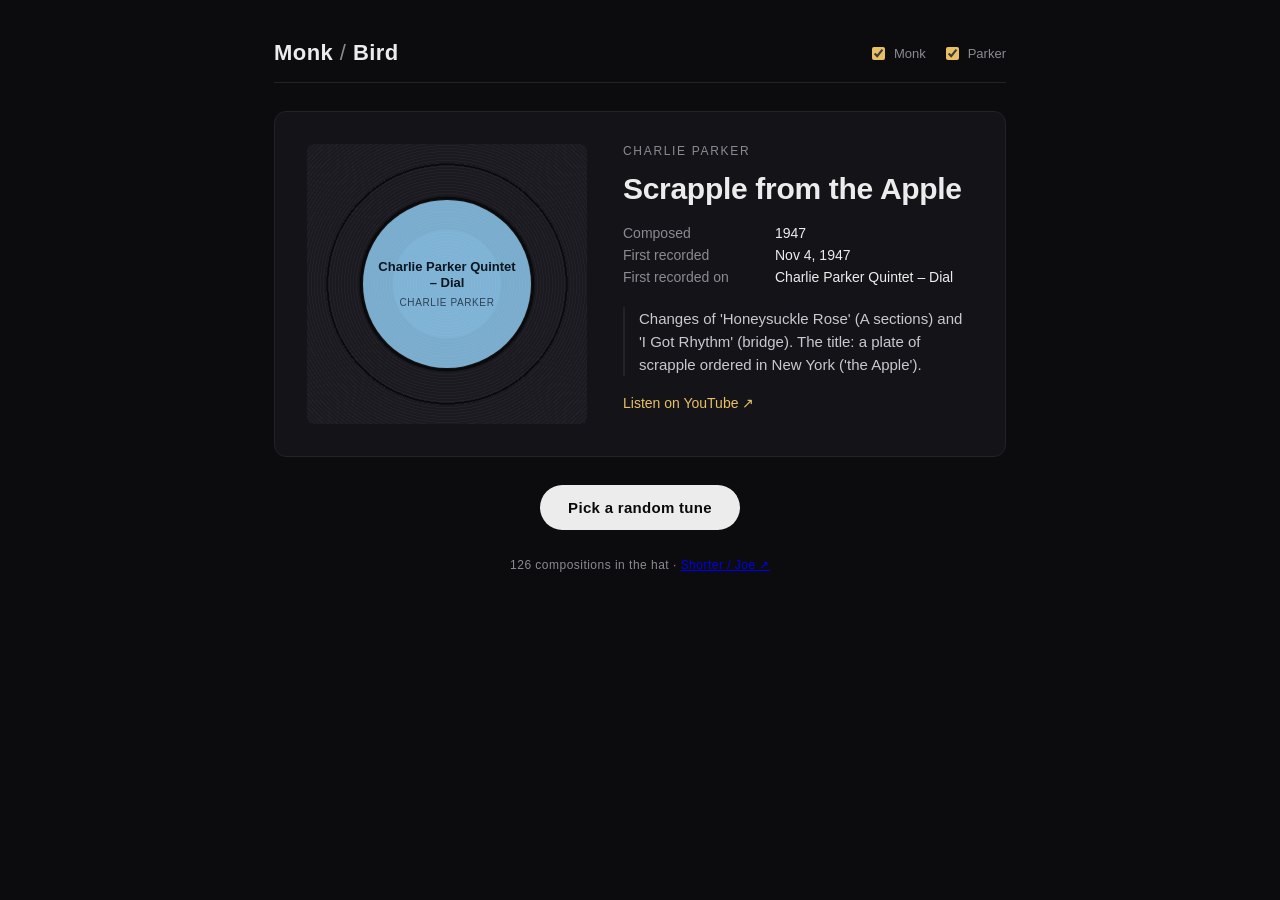
<file: index.html>
<!doctype html>
<html lang="en">
<head>
  <meta charset="utf-8" />
  <meta name="viewport" content="width=device-width, initial-scale=1" />
  <title>Monk / Bird — Random Composition</title>
  <link rel="stylesheet" href="styles.css?v=4" />
</head>
<body>
  <main class="stage">
    <header class="bar">
      <h1>Monk <span class="slash">/</span> Bird</h1>
      <div class="filters">
        <label><input type="checkbox" id="f-monk" checked /> Monk</label>
        <label><input type="checkbox" id="f-parker" checked /> Parker</label>
      </div>
    </header>

    <section class="card" id="card" aria-live="polite">
      <div class="cover" id="cover">
        <div class="vinyl">
          <div class="label">
            <span id="cover-title">—</span>
            <small id="cover-composer"></small>
          </div>
        </div>
      </div>
      <div class="meta">
        <div class="composer" id="composer">—</div>
        <h2 class="title" id="title">Press the button</h2>
        <dl class="facts">
          <div><dt>Composed</dt><dd id="composed">—</dd></div>
          <div><dt>First recorded</dt><dd id="recorded">—</dd></div>
          <div><dt>First recorded on</dt><dd id="album">—</dd></div>
        </dl>
        <p class="anecdote" id="anecdote"></p>
        <div class="actions">
          <a id="youtube" class="btn-link" href="#" target="_blank" rel="noopener">Listen on YouTube ↗</a>
        </div>
      </div>
    </section>

    <button id="shuffle" class="shuffle" type="button">Pick a random tune</button>

    <footer class="foot">
      <span id="count">—</span>
      <span class="sep">·</span>
      <a class="foot-link" href="shorter-henderson/">Shorter / Joe ↗</a>
    </footer>
  </main>

  <script src="data.js?v=4"></script>
  <script src="app.js?v=4"></script>
</body>
</html>
</file>
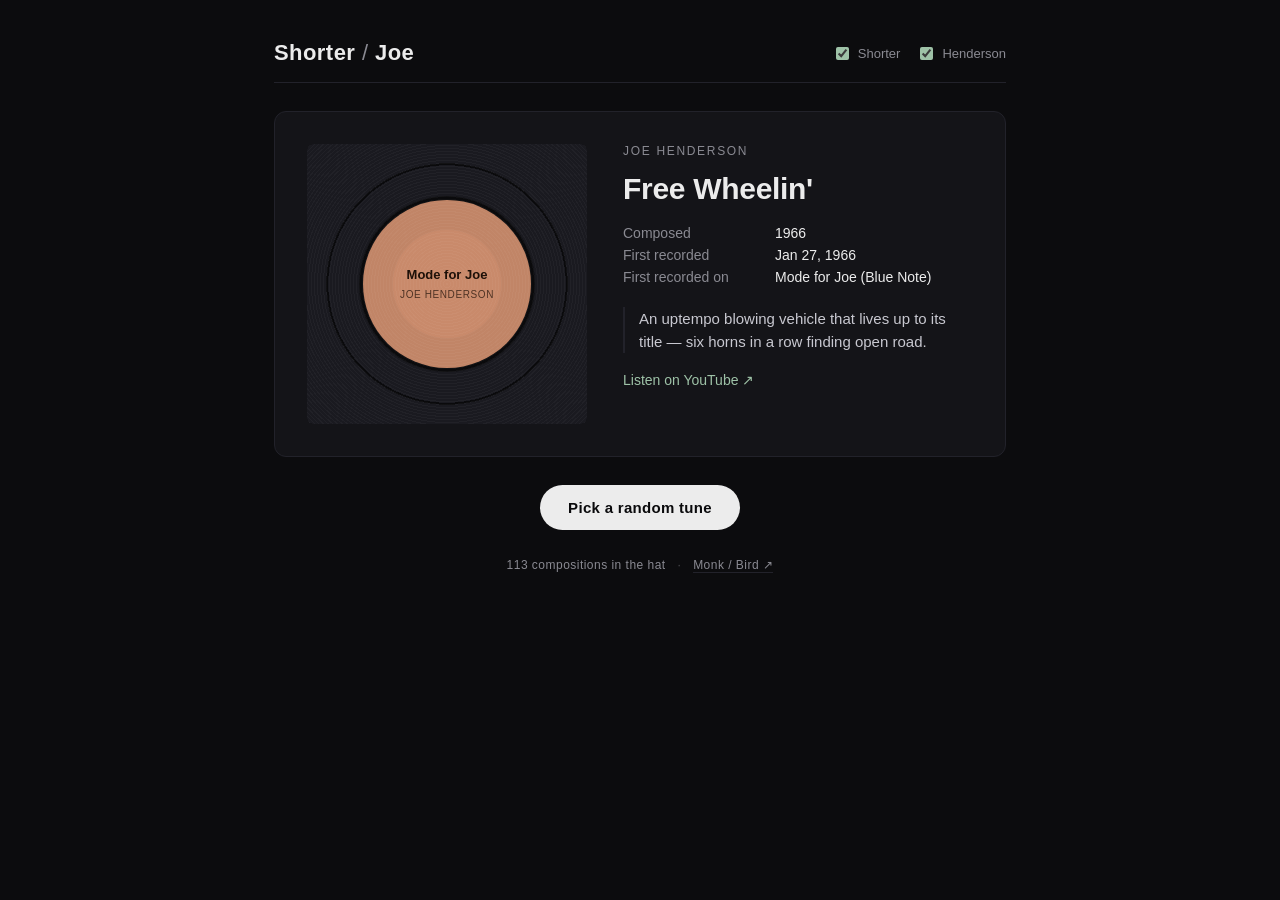
<file: shorter-henderson/index.html>
<!doctype html>
<html lang="en">
<head>
  <meta charset="utf-8" />
  <meta name="viewport" content="width=device-width, initial-scale=1" />
  <title>Shorter / Joe — Random Composition</title>
  <link rel="stylesheet" href="styles.css?v=1" />
</head>
<body>
  <main class="stage">
    <header class="bar">
      <h1>Shorter <span class="slash">/</span> Joe</h1>
      <div class="filters">
        <label><input type="checkbox" id="f-shorter" checked /> Shorter</label>
        <label><input type="checkbox" id="f-henderson" checked /> Henderson</label>
      </div>
    </header>

    <section class="card" id="card" aria-live="polite">
      <div class="cover" id="cover">
        <div class="vinyl">
          <div class="label">
            <span id="cover-title">—</span>
            <small id="cover-composer"></small>
          </div>
        </div>
      </div>
      <div class="meta">
        <div class="composer" id="composer">—</div>
        <h2 class="title" id="title">Press the button</h2>
        <dl class="facts">
          <div><dt>Composed</dt><dd id="composed">—</dd></div>
          <div><dt>First recorded</dt><dd id="recorded">—</dd></div>
          <div><dt>First recorded on</dt><dd id="album">—</dd></div>
        </dl>
        <p class="anecdote" id="anecdote"></p>
        <div class="actions">
          <a id="youtube" class="btn-link" href="#" target="_blank" rel="noopener">Listen on YouTube ↗</a>
        </div>
      </div>
    </section>

    <button id="shuffle" class="shuffle" type="button">Pick a random tune</button>

    <footer class="foot">
      <span id="count">—</span>
      <span class="sep">·</span>
      <a class="foot-link" href="../">Monk / Bird ↗</a>
    </footer>
  </main>

  <script src="data.js?v=1"></script>
  <script src="app.js?v=1"></script>
</body>
</html>
</file>
<file: styles.css>
:root {
  --bg: #0c0c0e;
  --bg-2: #141418;
  --ink: #ececec;
  --mute: #8a8a92;
  --line: #22222a;
  --accent: #e8c063;
  --monk: #c9a46b;
  --parker: #7fb3d5;
}

* { box-sizing: border-box; }

html, body {
  margin: 0;
  padding: 0;
  background: var(--bg);
  color: var(--ink);
  font-family: -apple-system, BlinkMacSystemFont, "Helvetica Neue", Helvetica, Arial, sans-serif;
  -webkit-font-smoothing: antialiased;
  min-height: 100vh;
}

.stage {
  max-width: 780px;
  margin: 0 auto;
  padding: 40px 24px 80px;
  display: flex;
  flex-direction: column;
  gap: 28px;
  min-height: 100vh;
}

.bar {
  display: flex;
  align-items: baseline;
  justify-content: space-between;
  flex-wrap: wrap;
  gap: 12px;
  border-bottom: 1px solid var(--line);
  padding-bottom: 16px;
}

.bar h1 {
  margin: 0;
  font-size: 22px;
  font-weight: 600;
  letter-spacing: 0.02em;
}

.bar .slash { color: var(--mute); font-weight: 300; }

.filters {
  display: flex;
  gap: 16px;
  font-size: 13px;
  color: var(--mute);
}

.filters label {
  display: inline-flex;
  align-items: center;
  gap: 6px;
  cursor: pointer;
  user-select: none;
}

.filters input {
  accent-color: var(--accent);
}

.card {
  display: grid;
  grid-template-columns: 280px 1fr;
  gap: 36px;
  background: var(--bg-2);
  border: 1px solid var(--line);
  border-radius: 12px;
  padding: 32px;
  align-items: start;
}

@media (max-width: 720px) {
  .card {
    grid-template-columns: 1fr;
    padding: 24px;
    gap: 28px;
  }
  .cover {
    justify-self: center;
    width: min(320px, 80vw);
    height: min(320px, 80vw);
  }
}

.cover {
  width: 280px;
  height: 280px;
  position: relative;
  border-radius: 6px;
  overflow: hidden;
  background: #000;
}

.cover img {
  width: 100%;
  height: 100%;
  object-fit: cover;
  display: block;
}

.vinyl {
  position: absolute;
  inset: 0;
  background: radial-gradient(circle at 50% 50%, #1a1a20 0 60%, #0a0a0c 60% 61%, #1a1a20 61% 100%);
  display: flex;
  align-items: center;
  justify-content: center;
}

.vinyl::before {
  content: "";
  position: absolute;
  inset: 0;
  background: repeating-radial-gradient(circle at 50% 50%, rgba(255,255,255,0.03) 0 1px, transparent 1px 3px);
  pointer-events: none;
}

.label {
  width: 60%;
  height: 60%;
  border-radius: 50%;
  background: var(--accent);
  color: #1b1405;
  display: flex;
  flex-direction: column;
  align-items: center;
  justify-content: center;
  text-align: center;
  padding: 14px 12px;
  font-weight: 600;
  font-size: 13px;
  line-height: 1.2;
  box-shadow: 0 0 0 4px #0a0a0c, inset 0 0 0 30px rgba(0,0,0,0.04);
  overflow: hidden;
}

.label span {
  display: -webkit-box;
  -webkit-line-clamp: 3;
  -webkit-box-orient: vertical;
  overflow: hidden;
  max-width: 100%;
}

.label small {
  display: block;
  margin-top: 6px;
  font-size: 10px;
  font-weight: 500;
  opacity: 0.7;
  letter-spacing: 0.06em;
  text-transform: uppercase;
}

.cover.is-parker .label { background: var(--parker); color: #08131d; }
.cover.is-monk .label { background: var(--monk); color: #1b1405; }

.meta { display: flex; flex-direction: column; gap: 14px; }

.composer {
  font-size: 12px;
  letter-spacing: 0.14em;
  text-transform: uppercase;
  color: var(--mute);
}

.title {
  margin: 0;
  font-size: 30px;
  font-weight: 600;
  letter-spacing: -0.01em;
  line-height: 1.15;
}

.facts {
  margin: 4px 0 0;
  padding: 0;
  display: grid;
  grid-template-columns: 1fr;
  gap: 6px;
  font-size: 14px;
}

.facts > div {
  display: grid;
  grid-template-columns: 140px 1fr;
  gap: 12px;
}

.facts dt {
  color: var(--mute);
  font-weight: 400;
}

.facts dd {
  margin: 0;
  color: var(--ink);
}

.anecdote {
  margin: 8px 0 0;
  font-size: 15px;
  color: #c8c8d0;
  line-height: 1.55;
  border-left: 2px solid var(--line);
  padding-left: 14px;
}

.actions { margin-top: 4px; }

.btn-link {
  color: var(--accent);
  text-decoration: none;
  font-size: 14px;
  border-bottom: 1px solid transparent;
}

.btn-link:hover { border-bottom-color: var(--accent); }

.shuffle {
  align-self: center;
  background: var(--ink);
  color: #0a0a0c;
  border: 0;
  padding: 14px 28px;
  font-size: 15px;
  font-weight: 600;
  letter-spacing: 0.02em;
  border-radius: 999px;
  cursor: pointer;
  transition: transform 0.08s ease, background 0.2s ease;
}

.shuffle:hover { background: var(--accent); }
.shuffle:active { transform: scale(0.98); }

.foot {
  text-align: center;
  font-size: 12px;
  color: var(--mute);
  letter-spacing: 0.04em;
}

.card.flash { animation: flash 0.3s ease; }
@keyframes flash {
  0% { opacity: 0.4; transform: translateY(4px); }
  100% { opacity: 1; transform: translateY(0); }
}
</file>
<file: shorter-henderson/styles.css>
:root {
  --bg: #0c0c0e;
  --bg-2: #141418;
  --ink: #ececec;
  --mute: #8a8a92;
  --line: #22222a;
  --accent: #9ec2a7;
  --shorter: #7aa9b8;
  --henderson: #c98a6b;
}

* { box-sizing: border-box; }

html, body {
  margin: 0;
  padding: 0;
  background: var(--bg);
  color: var(--ink);
  font-family: -apple-system, BlinkMacSystemFont, "Helvetica Neue", Helvetica, Arial, sans-serif;
  -webkit-font-smoothing: antialiased;
  min-height: 100vh;
}

.stage {
  max-width: 780px;
  margin: 0 auto;
  padding: 40px 24px 80px;
  display: flex;
  flex-direction: column;
  gap: 28px;
  min-height: 100vh;
}

.bar {
  display: flex;
  align-items: baseline;
  justify-content: space-between;
  flex-wrap: wrap;
  gap: 12px;
  border-bottom: 1px solid var(--line);
  padding-bottom: 16px;
}

.bar h1 {
  margin: 0;
  font-size: 22px;
  font-weight: 600;
  letter-spacing: 0.02em;
}

.bar .slash { color: var(--mute); font-weight: 300; }

.filters {
  display: flex;
  gap: 16px;
  font-size: 13px;
  color: var(--mute);
}

.filters label {
  display: inline-flex;
  align-items: center;
  gap: 6px;
  cursor: pointer;
  user-select: none;
}

.filters input { accent-color: var(--accent); }

.card {
  display: grid;
  grid-template-columns: 280px 1fr;
  gap: 36px;
  background: var(--bg-2);
  border: 1px solid var(--line);
  border-radius: 12px;
  padding: 32px;
  align-items: start;
}

@media (max-width: 720px) {
  .card {
    grid-template-columns: 1fr;
    padding: 24px;
    gap: 28px;
  }
  .cover {
    justify-self: center;
    width: min(320px, 80vw);
    height: min(320px, 80vw);
  }
}

.cover {
  width: 280px;
  height: 280px;
  position: relative;
  border-radius: 6px;
  overflow: hidden;
  background: #000;
}

.cover img {
  width: 100%;
  height: 100%;
  object-fit: cover;
  display: block;
}

.vinyl {
  position: absolute;
  inset: 0;
  background: radial-gradient(circle at 50% 50%, #1a1a20 0 60%, #0a0a0c 60% 61%, #1a1a20 61% 100%);
  display: flex;
  align-items: center;
  justify-content: center;
}

.vinyl::before {
  content: "";
  position: absolute;
  inset: 0;
  background: repeating-radial-gradient(circle at 50% 50%, rgba(255,255,255,0.03) 0 1px, transparent 1px 3px);
  pointer-events: none;
}

.label {
  width: 60%;
  height: 60%;
  border-radius: 50%;
  background: var(--accent);
  color: #0d1a14;
  display: flex;
  flex-direction: column;
  align-items: center;
  justify-content: center;
  text-align: center;
  padding: 14px 12px;
  font-weight: 600;
  font-size: 13px;
  line-height: 1.2;
  box-shadow: 0 0 0 4px #0a0a0c, inset 0 0 0 30px rgba(0,0,0,0.04);
  overflow: hidden;
}

.label span {
  display: -webkit-box;
  -webkit-line-clamp: 3;
  -webkit-box-orient: vertical;
  overflow: hidden;
  max-width: 100%;
}

.label small {
  display: block;
  margin-top: 6px;
  font-size: 10px;
  font-weight: 500;
  opacity: 0.7;
  letter-spacing: 0.06em;
  text-transform: uppercase;
}

.cover.is-shorter .label { background: var(--shorter); color: #071218; }
.cover.is-henderson .label { background: var(--henderson); color: #1b0e06; }

.meta { display: flex; flex-direction: column; gap: 14px; }

.composer {
  font-size: 12px;
  letter-spacing: 0.14em;
  text-transform: uppercase;
  color: var(--mute);
}

.title {
  margin: 0;
  font-size: 30px;
  font-weight: 600;
  letter-spacing: -0.01em;
  line-height: 1.15;
}

.facts {
  margin: 4px 0 0;
  padding: 0;
  display: grid;
  grid-template-columns: 1fr;
  gap: 6px;
  font-size: 14px;
}

.facts > div {
  display: grid;
  grid-template-columns: 140px 1fr;
  gap: 12px;
}

.facts dt { color: var(--mute); font-weight: 400; }
.facts dd { margin: 0; color: var(--ink); }

.anecdote {
  margin: 8px 0 0;
  font-size: 15px;
  color: #c8c8d0;
  line-height: 1.55;
  border-left: 2px solid var(--line);
  padding-left: 14px;
}

.actions { margin-top: 4px; }

.btn-link {
  color: var(--accent);
  text-decoration: none;
  font-size: 14px;
  border-bottom: 1px solid transparent;
}

.btn-link:hover { border-bottom-color: var(--accent); }

.shuffle {
  align-self: center;
  background: var(--ink);
  color: #0a0a0c;
  border: 0;
  padding: 14px 28px;
  font-size: 15px;
  font-weight: 600;
  letter-spacing: 0.02em;
  border-radius: 999px;
  cursor: pointer;
  transition: transform 0.08s ease, background 0.2s ease;
}

.shuffle:hover { background: var(--accent); }
.shuffle:active { transform: scale(0.98); }

.foot {
  text-align: center;
  font-size: 12px;
  color: var(--mute);
  letter-spacing: 0.04em;
}

.foot .sep { margin: 0 8px; opacity: 0.5; }
.foot-link { color: var(--mute); text-decoration: none; border-bottom: 1px solid var(--line); }
.foot-link:hover { color: var(--accent); border-bottom-color: var(--accent); }

.card.flash { animation: flash 0.3s ease; }
@keyframes flash {
  0% { opacity: 0.4; transform: translateY(4px); }
  100% { opacity: 1; transform: translateY(0); }
}
</file>
